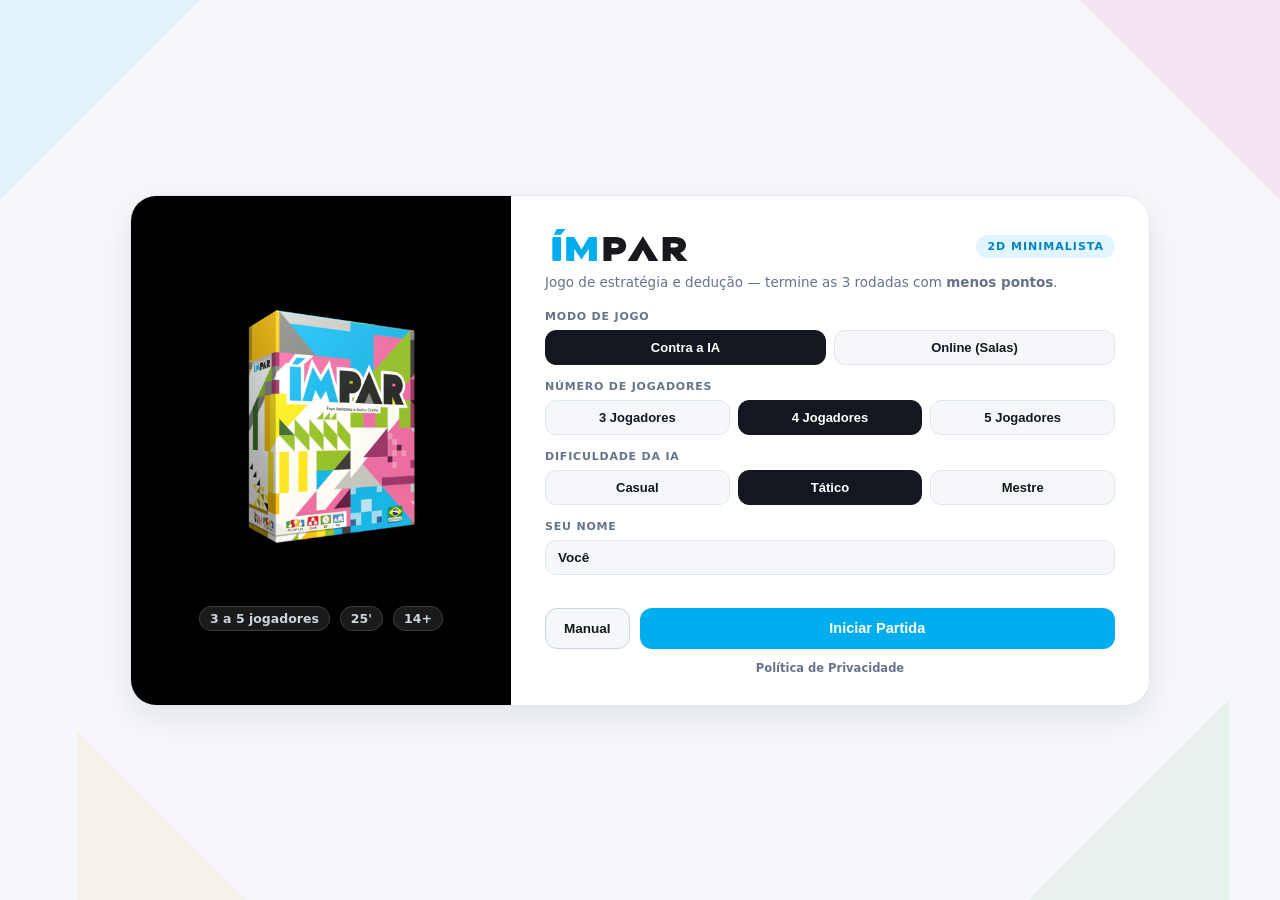
<file: index.html>
<!DOCTYPE html>
<html lang="pt-BR">
<head>
  <meta charset="UTF-8" />
  <meta name="viewport" content="width=device-width, initial-scale=1.0" />
  <title>ÍMPAR — Jogo Online</title>
  <script>
    (function () {
      var target = './impar_2d/index.html' + (window.location.search || '');
      window.location.replace(target);
    })();
  </script>
</head>
<body style="font-family:system-ui,sans-serif;display:flex;align-items:center;justify-content:center;height:100vh;margin:0;background:#f5f7fa;color:#14171f;">
  <p>Redirecionando para o <a href="./impar_2d/index.html">ÍMPAR 2D Minimalista</a>...</p>
</body>
</html>
</file>
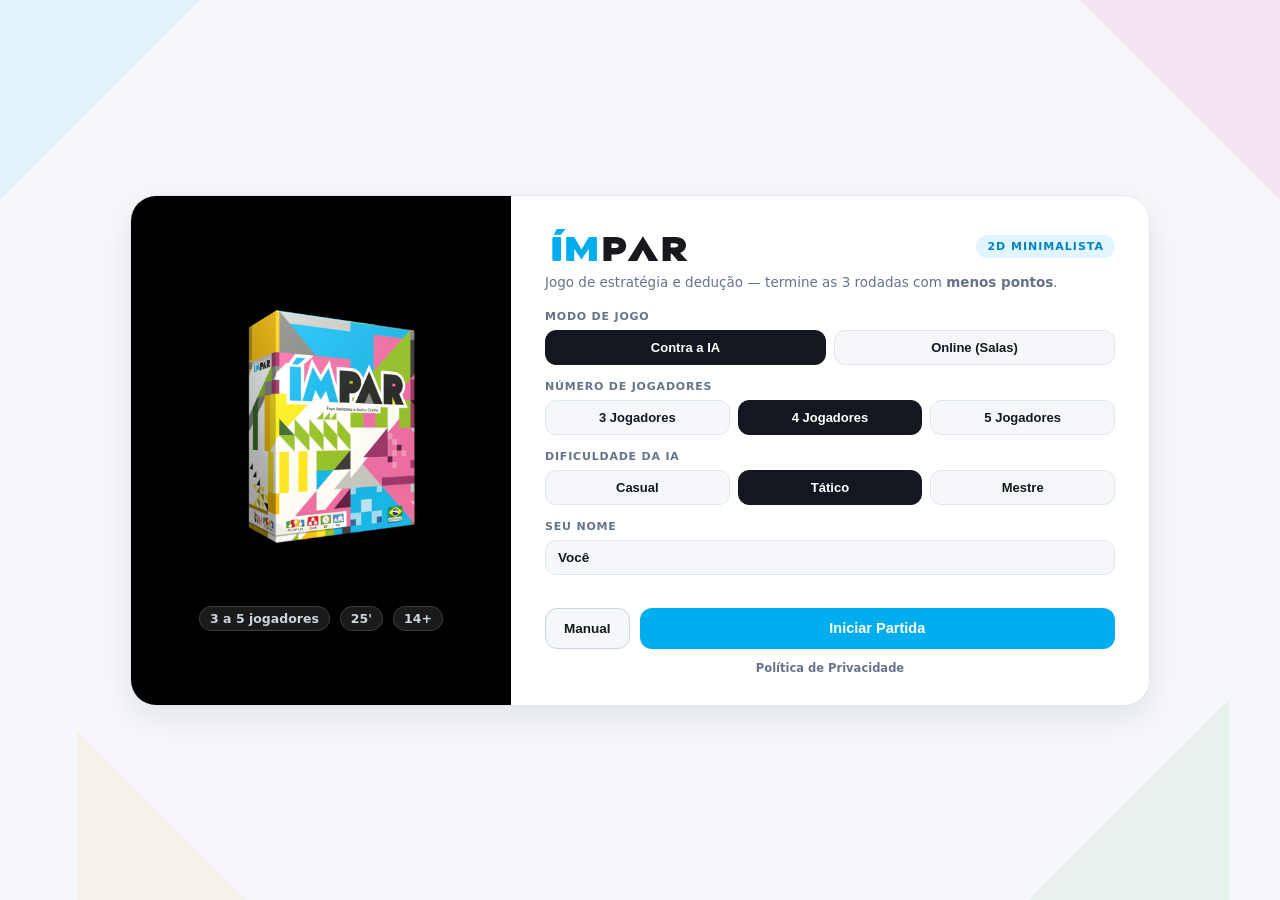
<file: impar_2d/index.html>
<!DOCTYPE html>
<html lang="pt-BR">
<head>
  <meta charset="UTF-8" />
  <meta name="viewport" content="width=device-width, initial-scale=1.0, maximum-scale=1.0, user-scalable=no, viewport-fit=cover" />
  <meta name="theme-color" content="#f5f7fa" />
  <meta name="mobile-web-app-capable" content="yes" />
  <title>ÍMPAR — Edição 2D Minimalista</title>
  <link rel="manifest" href="./manifest.json" />
  <link rel="stylesheet" href="./styles/main.css" />
</head>
<body>
  <!-- Fundo geométrico minimalista -->
  <div class="geo-bg" aria-hidden="true">
    <div class="geo-shape geo-1"></div>
    <div class="geo-shape geo-2"></div>
    <div class="geo-shape geo-3"></div>
    <div class="geo-shape geo-4"></div>
  </div>

  <!-- Tela Inicial / Capa + Configuração -->
  <div id="lobby-screen" class="lobby-screen">
    <div class="lobby-shell">
      <div class="cover-column">
        <img src="./assets/capa.jpg" alt="Capa oficial do jogo Ímpar" class="cover-img" />
        <div class="cover-meta">
          <span class="meta-pill">3 a 5 jogadores</span>
          <span class="meta-pill">25'</span>
          <span class="meta-pill">14+</span>
        </div>
      </div>

      <div class="config-column" id="lobby-config-panel">
        <div class="lobby-header">
          <div id="lobby-wordmark"></div>
          <span class="edition-tag">2D Minimalista</span>
        </div>
        <p class="lobby-sub">Jogo de estratégia e dedução — termine as 3 rodadas com <strong>menos pontos</strong>.</p>

        <div class="form-section">
          <span class="form-label">Modo de Jogo</span>
          <div class="segmented" id="mode-select">
            <button class="seg-btn selected" data-mode="solo">Contra a IA</button>
            <button class="seg-btn" data-mode="online">Online (Salas)</button>
          </div>
        </div>

        <div class="form-section hidden" id="online-action-section">
          <span class="form-label">Ação Online</span>
          <div class="segmented" id="online-tab-select">
            <button class="seg-btn selected" data-online-tab="browse">Salas Abertas</button>
            <button class="seg-btn" data-online-tab="create">Criar Sala</button>
            <button class="seg-btn" data-online-tab="join">Por Código</button>
          </div>
        </div>

        <div class="form-section" id="count-section">
          <span class="form-label">Número de Jogadores</span>
          <div class="segmented" id="count-select">
            <button class="seg-btn" data-count="3">3 Jogadores</button>
            <button class="seg-btn selected" data-count="4">4 Jogadores</button>
            <button class="seg-btn" data-count="5">5 Jogadores</button>
          </div>
        </div>

        <div class="form-section" id="difficulty-section">
          <span class="form-label">Dificuldade da IA</span>
          <div class="segmented" id="diff-select">
            <button class="seg-btn" data-diff="casual">Casual</button>
            <button class="seg-btn selected" data-diff="tatico">Tático</button>
            <button class="seg-btn" data-diff="mestre">Mestre</button>
          </div>
        </div>

        <div class="form-section">
          <span class="form-label" id="names-label">Seu Nome</span>
          <div class="input-row" id="player-names-container">
            <input type="text" class="text-input" id="human-name-input" value="Você" maxlength="16" placeholder="Seu nome" />
          </div>
        </div>

        <div class="form-section hidden" id="online-browse-fields">
          <div class="rooms-browser-header">
            <span class="form-label" style="margin-bottom:0;">Salas Disponíveis</span>
            <div style="display:flex;align-items:center;gap:6px;">
              <span class="dir-status-pill" id="online-dir-status">Buscando...</span>
              <button type="button" class="icon-btn" id="btn-refresh-rooms">Atualizar</button>
            </div>
          </div>
          <div id="online-rooms-list" class="rooms-browser-list"></div>
        </div>

        <div class="form-section hidden" id="online-create-fields">
          <span class="form-label">Tipo de Sala</span>
          <div class="segmented" id="online-visibility-select">
            <button type="button" class="seg-btn selected" data-visibility="public">🌐 Livre</button>
            <button type="button" class="seg-btn" data-visibility="public-pass">🔐 Pública c/ Senha</button>
            <button type="button" class="seg-btn" data-visibility="private">🔑 Privada</button>
          </div>
          <p class="visibility-hint" id="online-visibility-hint">Aparece em Salas Abertas — qualquer pessoa entra sem código e sem senha.</p>

          <div style="margin-top:10px;">
            <span class="form-label">Nome da Sala (opcional)</span>
            <input type="text" class="text-input" id="online-room-name" maxlength="28" placeholder="Nome da sala (opcional)" style="width:100%;" />
          </div>

          <div id="online-create-pass-wrap" class="hidden" style="margin-top:10px;">
            <span class="form-label" id="online-pass-label">Senha da Sala</span>
            <input type="password" class="text-input" id="online-create-pass" maxlength="20" placeholder="Digite a senha da sala" style="width:100%;" />
          </div>
        </div>

        <div class="form-section hidden" id="online-join-fields">
          <span class="form-label">Código e Senha da Sala</span>
          <div class="input-row">
            <input type="text" class="text-input" id="online-join-code" maxlength="8" placeholder="Código (ex: K7M2P)" style="text-transform:uppercase;letter-spacing:2px;font-weight:800;" />
            <input type="password" class="text-input" id="online-join-pass" maxlength="20" placeholder="Senha (se houver)" />
          </div>
        </div>

        <div id="online-status" class="online-status hidden"></div>

        <div class="btn-row">
          <button class="secondary-btn" id="btn-lobby-manual">Manual</button>
          <button class="primary-btn" id="btn-start-match">Iniciar Partida</button>
        </div>
        <div class="lobby-footer-links">
          <a href="https://enyosaldanha26.github.io/impar/privacidade.html" target="_blank" rel="noopener noreferrer">Política de Privacidade</a>
        </div>
      </div>

      <!-- Sala de Espera Online -->
      <div class="config-column hidden" id="waiting-room-panel">
        <div class="lobby-header">
          <div id="waiting-wordmark"></div>
          <span class="edition-tag" id="room-lock-badge">🔓 Sem senha</span>
        </div>

        <div class="public-room-banner hidden" id="waiting-room-public-box">
          <div>
            <div style="font-size:15px;font-weight:800;color:#14171f;" id="waiting-public-name">Mesa Online</div>
            <div style="font-size:12px;color:#0369a1;font-weight:600;margin-top:2px;">🌐 Sala Livre — Visível em Salas Abertas (sem código e sem senha)</div>
          </div>
          <button class="icon-btn" id="btn-copy-link-public">Copiar Link</button>
        </div>

        <div class="room-code-box" id="waiting-room-code-box">
          <div>
            <div style="font-size:13.5px;font-weight:800;color:#14171f;margin-bottom:3px;" id="waiting-code-room-name">Mesa Online</div>
            <span class="form-label" style="margin-bottom:2px;">Código da Sala</span>
            <div class="room-code-text" id="waiting-room-code">-----</div>
          </div>
          <div style="display:flex;gap:8px;flex-wrap:wrap;">
            <button class="icon-btn" id="btn-copy-code">Copiar Código</button>
            <button class="icon-btn" id="btn-copy-link">Copiar Link</button>
          </div>
        </div>

        <div class="form-section">
          <span class="form-label" id="waiting-players-label">Jogadores na Sala (1/4)</span>
          <div id="waiting-players-list" class="waiting-list"></div>
        </div>

        <div class="form-section hidden" id="waiting-host-options">
          <label class="checkbox-row">
            <input type="checkbox" id="chk-fill-bots" />
            <span>Preencher vagas vazias com IA (<strong id="waiting-bot-diff">Tático</strong>)</span>
          </label>
        </div>

        <p id="waiting-guest-msg" class="lobby-sub hidden" style="margin:6px 0 0 0;">Aguardando o anfitrião iniciar a partida...</p>

        <div class="btn-row">
          <button class="secondary-btn" id="btn-leave-room">Sair da Sala</button>
          <button class="primary-btn hidden" id="btn-start-online">Iniciar Partida Online</button>
        </div>
      </div>
    </div>
  </div>

  <!-- Tabuleiro 2D Minimalista -->
  <div id="game-shell" class="game-shell hidden">
    <header class="topbar">
      <div class="card-pill topbar-group">
        <div id="hud-wordmark"></div>
        <span class="divider-v"></span>
        <span class="stat-chip"><span class="label">Rodada</span> <strong id="hud-round">1/3</strong></span>
        <span class="stat-chip"><span class="label">Disputa</span> <strong id="hud-dispute">1/12</strong></span>
        <span class="stat-chip hide-sm"><span class="label">Bolsa</span> <strong id="hud-bag">2</strong></span>
        <span id="hud-removed-wrap" class="stat-chip hidden hide-sm"></span>
      </div>

      <div class="card-pill topbar-group">
        <button class="icon-btn" id="btn-toggle-log">Log</button>
        <button class="icon-btn" id="btn-open-manual">?</button>
        <button class="icon-btn active" id="btn-toggle-sound">Som</button>
        <button class="icon-btn" id="btn-back-menu">Menu</button>
      </div>
    </header>

    <main class="table-grid">
      <div id="opponents-top" class="opponents-top"></div>

      <div class="table-middle">
        <div id="opponents-left" class="side-seats"></div>

        <section id="center-arena" class="center-arena">
          <div class="arena-meta">
            <span>Arena da Disputa</span>
            <span id="arena-discard">Descarte oculto: 0</span>
          </div>
          <div id="hud-required-color" class="required-pill">
            <span class="color-dot" id="req-color-dot" style="background:#94a3b8;"></span>
            <span id="req-color-text">Cor livre (1ª jogada)</span>
          </div>
          <div id="arena-plays" class="arena-plays">
            <span class="arena-empty">Aguardando primeira jogada...</span>
          </div>
          <div id="arena-notice" class="arena-notice hidden"></div>
        </section>

        <div id="opponents-right" class="side-seats"></div>
      </div>

      <section id="human-zone" class="human-zone">
        <div class="human-bar">
          <div id="human-turn-text">Sua vez!</div>
          <div id="hover-pill" class="hover-pill">Passe o mouse sobre uma peça para ver cor e paridade</div>
          <div id="human-score-area" style="display:flex;align-items:center;gap:8px;"></div>
        </div>
        <div id="human-hand" class="human-hand"></div>
      </section>
    </main>
  </div>

  <div id="dispute-toast" class="dispute-toast hidden"></div>
  <aside id="side-panel" class="side-panel hidden"></aside>

  <div id="modal-backdrop" class="modal-backdrop hidden">
    <div id="modal-card" class="modal-card"></div>
  </div>

  <script src="./vendor/mqtt/mqtt.min.js"></script>
  <script type="module" src="./src/main.js"></script>
</body>
</html>
</file>
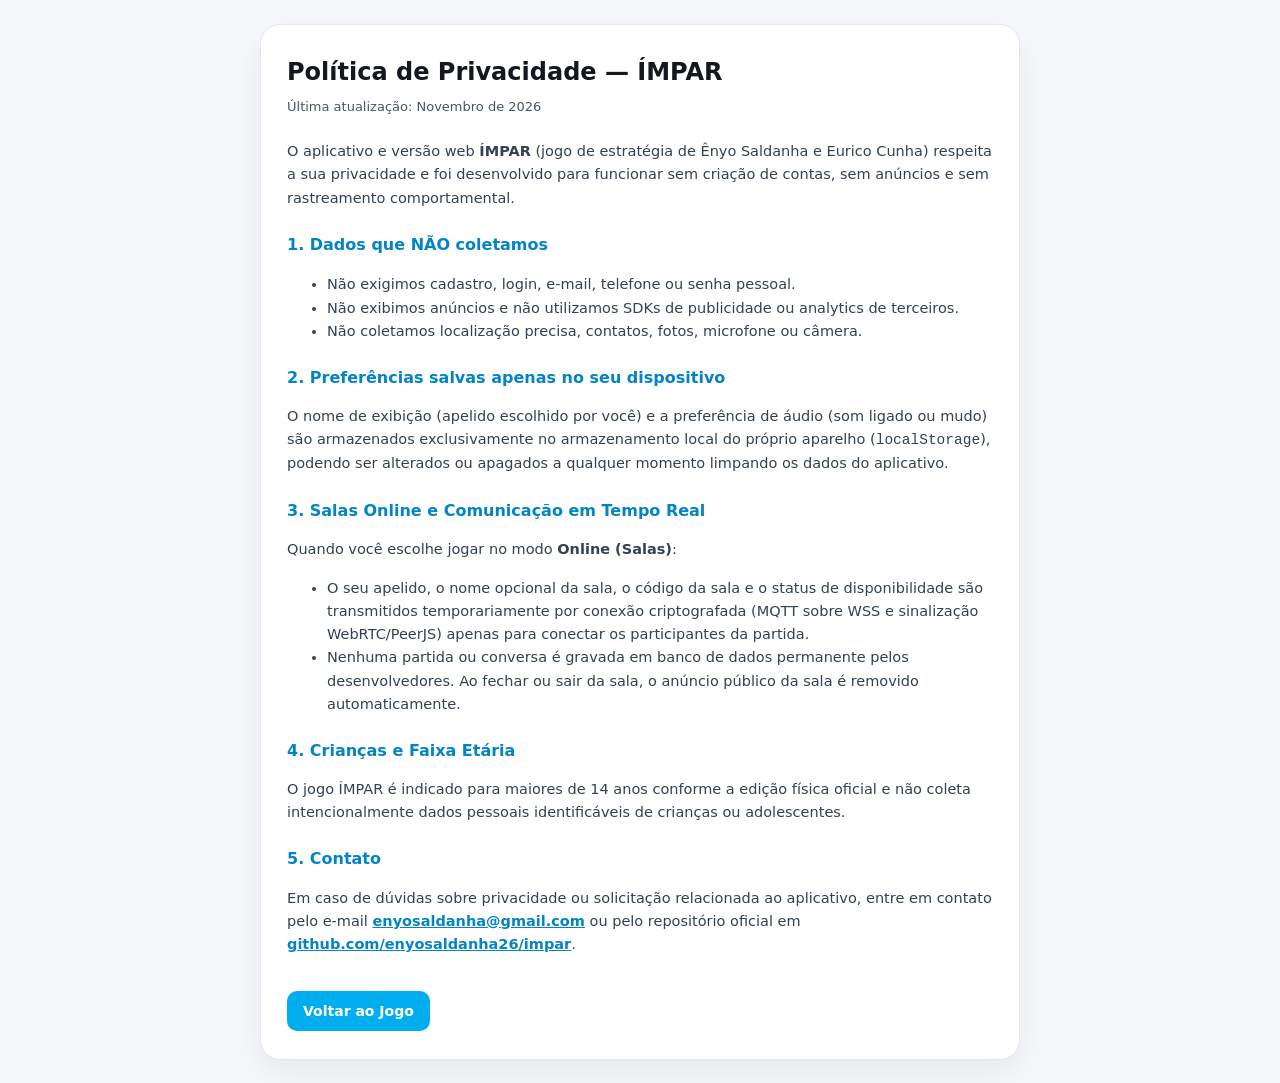
<file: privacidade.html>
<!DOCTYPE html>
<html lang="pt-BR">
<head>
  <meta charset="UTF-8" />
  <meta name="viewport" content="width=device-width, initial-scale=1.0" />
  <title>Política de Privacidade — ÍMPAR</title>
  <style>
    :root {
      --bg: #f5f7fa;
      --surface: #ffffff;
      --border: #e1e6ef;
      --text: #14171f;
      --muted: #475569;
      --accent: #00aeef;
    }
    * { box-sizing: border-box; }
    body {
      margin: 0;
      padding: 24px 16px;
      background: var(--bg);
      color: var(--text);
      font-family: "Segoe UI Variable", "Segoe UI", system-ui, -apple-system, sans-serif;
      line-height: 1.6;
    }
    main {
      max-width: 760px;
      margin: 0 auto;
      background: var(--surface);
      border: 1.5px solid var(--border);
      border-radius: 20px;
      padding: 28px 26px;
      box-shadow: 0 12px 32px rgba(15, 23, 42, 0.06);
    }
    h1 {
      margin: 0 0 6px 0;
      font-size: 24px;
    }
    .updated {
      font-size: 13px;
      color: var(--muted);
      margin-bottom: 22px;
    }
    h2 {
      font-size: 16px;
      color: #0284c7;
      margin: 22px 0 8px 0;
    }
    p, li {
      font-size: 14.5px;
      color: #334155;
    }
    a {
      color: #0284c7;
      font-weight: 600;
    }
    .back-link {
      display: inline-block;
      margin-top: 20px;
      padding: 9px 16px;
      border-radius: 10px;
      background: var(--accent);
      color: #ffffff;
      text-decoration: none;
      font-weight: 700;
      font-size: 14px;
    }
  </style>
</head>
<body>
  <main>
    <h1>Política de Privacidade — ÍMPAR</h1>
    <div class="updated">Última atualização: Novembro de 2026</div>

    <p>
      O aplicativo e versão web <strong>ÍMPAR</strong> (jogo de estratégia de Ênyo Saldanha e Eurico Cunha)
      respeita a sua privacidade e foi desenvolvido para funcionar sem criação de contas, sem anúncios
      e sem rastreamento comportamental.
    </p>

    <h2>1. Dados que NÃO coletamos</h2>
    <ul>
      <li>Não exigimos cadastro, login, e-mail, telefone ou senha pessoal.</li>
      <li>Não exibimos anúncios e não utilizamos SDKs de publicidade ou analytics de terceiros.</li>
      <li>Não coletamos localização precisa, contatos, fotos, microfone ou câmera.</li>
    </ul>

    <h2>2. Preferências salvas apenas no seu dispositivo</h2>
    <p>
      O nome de exibição (apelido escolhido por você) e a preferência de áudio (som ligado ou mudo)
      são armazenados exclusivamente no armazenamento local do próprio aparelho (<code>localStorage</code>),
      podendo ser alterados ou apagados a qualquer momento limpando os dados do aplicativo.
    </p>

    <h2>3. Salas Online e Comunicação em Tempo Real</h2>
    <p>
      Quando você escolhe jogar no modo <strong>Online (Salas)</strong>:
    </p>
    <ul>
      <li>
        O seu apelido, o nome opcional da sala, o código da sala e o status de disponibilidade são
        transmitidos temporariamente por conexão criptografada (MQTT sobre WSS e sinalização WebRTC/PeerJS)
        apenas para conectar os participantes da partida.
      </li>
      <li>
        Nenhuma partida ou conversa é gravada em banco de dados permanente pelos desenvolvedores.
        Ao fechar ou sair da sala, o anúncio público da sala é removido automaticamente.
      </li>
    </ul>

    <h2>4. Crianças e Faixa Etária</h2>
    <p>
      O jogo ÍMPAR é indicado para maiores de 14 anos conforme a edição física oficial e não coleta
      intencionalmente dados pessoais identificáveis de crianças ou adolescentes.
    </p>

    <h2>5. Contato</h2>
    <p>
      Em caso de dúvidas sobre privacidade ou solicitação relacionada ao aplicativo, entre em contato
      pelo e-mail <a href="mailto:enyosaldanha@gmail.com">enyosaldanha@gmail.com</a> ou pelo repositório
      oficial em <a href="https://github.com/enyosaldanha26/impar" target="_blank" rel="noopener noreferrer">github.com/enyosaldanha26/impar</a>.
    </p>

    <a class="back-link" href="./impar_2d/index.html">Voltar ao Jogo</a>
  </main>
</body>
</html>
</file>
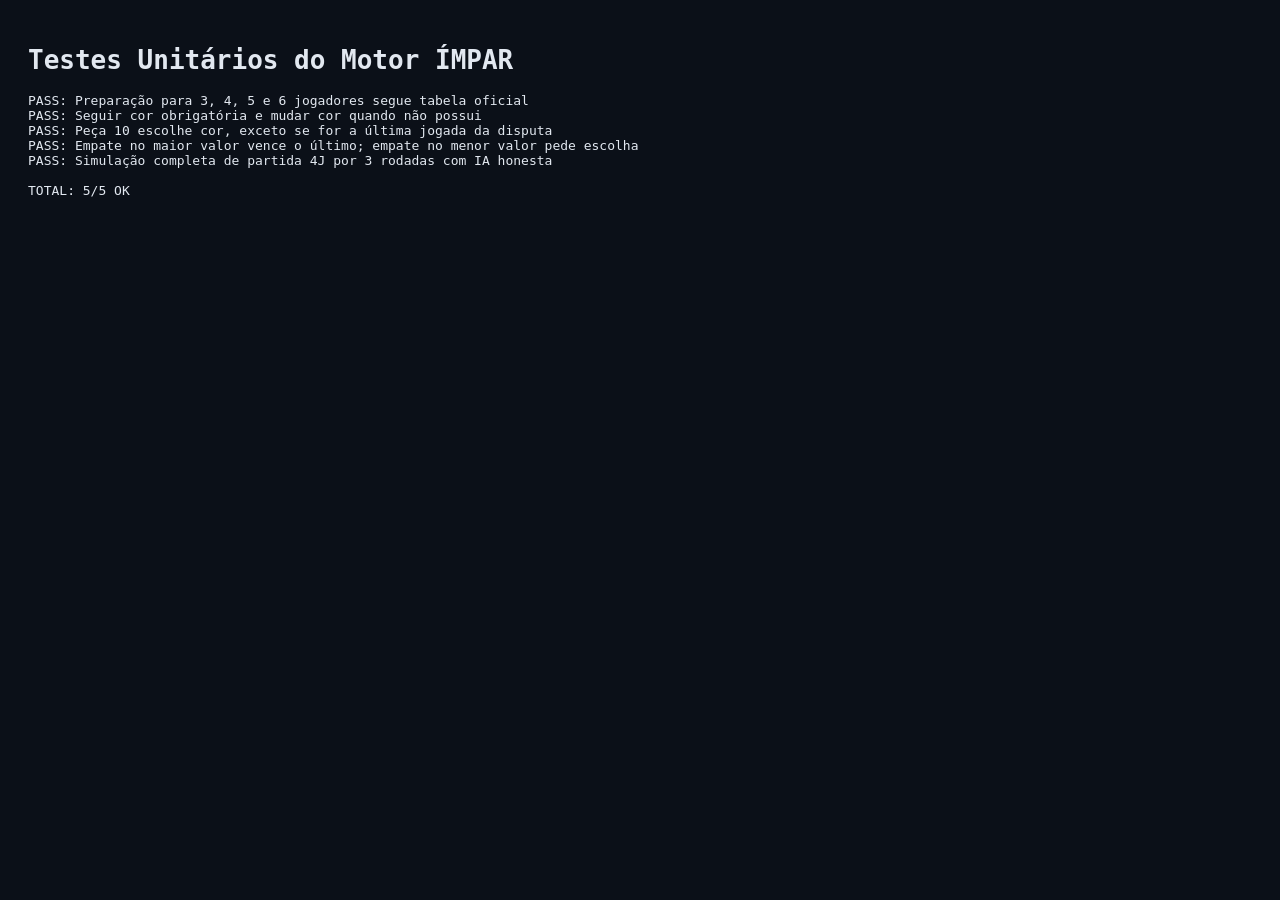
<file: tests/run-tests.html>
<!DOCTYPE html>
<html lang="pt-BR">
<head>
  <meta charset="UTF-8" />
  <title>Testes do Motor — ÍMPAR</title>
</head>
<body style="background:#0b1018;color:#e2e8f0;font-family:monospace;padding:20px;">
  <h1>Testes Unitários do Motor ÍMPAR</h1>
  <pre id="out">Executando...</pre>
  <script type="module">
    import { runAllEngineTests } from './engine.test.js';
    const out = document.getElementById('out');
    try {
      const results = runAllEngineTests();
      out.textContent = results.map((r) => `PASS: ${r.name}`).join('\n') + `\n\nTOTAL: ${results.length}/${results.length} OK`;
      window.__TEST_STATUS__ = 'PASS';
    } catch (err) {
      out.textContent = `FAIL: ${err.message}\n${err.stack}`;
      window.__TEST_STATUS__ = 'FAIL';
    }
  </script>
</body>
</html>
</file>
<file: impar_2d/styles/main.css>
:root {
  --bg: #f5f7fa;
  --surface: #ffffff;
  --surface-alt: #eef2f7;
  --border: #e1e6ef;
  --border-strong: #cbd5e1;
  --text: #14171f;
  --text-muted: #64748b;
  --accent: #00aeef;
  --pink: #ec008c;
  --green: #39b54a;
  --yellow: #fcb040;
  --dark: #18181f;
  --shadow-sm: 0 4px 14px rgba(15, 23, 42, 0.05);
  --shadow-md: 0 12px 32px rgba(15, 23, 42, 0.08);
}

* {
  box-sizing: border-box;
  user-select: none;
  -webkit-user-select: none;
}

html, body {
  margin: 0;
  padding: 0;
  width: 100%;
  height: 100%;
  overflow: hidden;
  overscroll-behavior: none;
  -webkit-tap-highlight-color: transparent;
  background: var(--bg);
  color: var(--text);
  font-family: "Segoe UI Variable", "Segoe UI", system-ui, -apple-system, sans-serif;
}

.seg-btn,
.primary-btn,
.secondary-btn,
.icon-btn,
.room-join-btn,
.hand-tile-btn,
.color-choice-btn,
.pick-tile-btn {
  touch-action: manipulation;
}

.hidden {
  display: none !important;
}

/* Fundo geométrico minimalista inspirado na capa */
.geo-bg {
  position: fixed;
  inset: 0;
  pointer-events: none;
  z-index: 0;
  overflow: hidden;
}

.geo-shape {
  position: absolute;
  opacity: 0.07;
}

.geo-1 {
  top: -80px;
  left: -60px;
  width: 340px;
  height: 340px;
  background: var(--accent);
  clip-path: polygon(0 0, 100% 0, 0 100%);
}

.geo-2 {
  top: -40px;
  right: -40px;
  width: 280px;
  height: 280px;
  background: var(--pink);
  clip-path: polygon(100% 0, 100% 100%, 0 0);
}

.geo-3 {
  bottom: -70px;
  left: 6%;
  width: 240px;
  height: 240px;
  background: var(--yellow);
  clip-path: polygon(0 100%, 100% 100%, 0 0);
}

.geo-4 {
  bottom: -60px;
  right: 4%;
  width: 260px;
  height: 260px;
  background: var(--green);
  clip-path: polygon(100% 100%, 0 100%, 100% 0);
}

/* ==================== LOBBY COM CAPA ==================== */
.lobby-screen {
  position: fixed;
  inset: 0;
  z-index: 30;
  display: flex;
  align-items: center;
  justify-content: center;
  padding: max(24px, env(safe-area-inset-top)) max(24px, env(safe-area-inset-right)) max(24px, env(safe-area-inset-bottom)) max(24px, env(safe-area-inset-left));
  overflow-y: auto;
}

.lobby-shell {
  background: var(--surface);
  border: 1.5px solid var(--border);
  border-radius: 26px;
  box-shadow: var(--shadow-md);
  max-width: 1020px;
  width: 100%;
  display: grid;
  grid-template-columns: 380px 1fr;
  overflow: hidden;
}

.cover-column {
  background: #000000;
  color: #ffffff;
  padding: 28px 24px;
  display: flex;
  flex-direction: column;
  align-items: center;
  justify-content: center;
  gap: 16px;
}

.cover-img {
  width: 100%;
  max-width: 320px;
  height: auto;
  border-radius: 12px;
  display: block;
}

.cover-meta {
  display: flex;
  align-items: center;
  gap: 10px;
  font-size: 12.5px;
  color: #cbd5e1;
  font-weight: 600;
}

.meta-pill {
  padding: 4px 10px;
  border-radius: 999px;
  background: rgba(255, 255, 255, 0.10);
  border: 1px solid rgba(255, 255, 255, 0.14);
}

.config-column {
  padding: 30px 34px;
  display: flex;
  flex-direction: column;
  justify-content: center;
}

.lobby-header {
  display: flex;
  align-items: center;
  justify-content: space-between;
  gap: 12px;
  margin-bottom: 6px;
}

.edition-tag {
  font-size: 11px;
  font-weight: 800;
  text-transform: uppercase;
  letter-spacing: 1px;
  padding: 5px 11px;
  border-radius: 999px;
  background: #e0f5fe;
  color: #0284c7;
}

.lobby-sub {
  margin: 0 0 20px 0;
  font-size: 13.5px;
  color: var(--text-muted);
}

.form-section {
  margin-bottom: 15px;
}

.form-label {
  display: block;
  font-size: 11px;
  font-weight: 800;
  text-transform: uppercase;
  letter-spacing: 0.8px;
  color: var(--text-muted);
  margin-bottom: 7px;
}

.segmented {
  display: grid;
  gap: 8px;
  grid-template-columns: repeat(auto-fit, minmax(85px, 1fr));
}

.seg-btn {
  background: var(--bg);
  border: 1.5px solid var(--border);
  color: var(--text);
  border-radius: 11px;
  padding: 9px 10px;
  font-size: 13px;
  font-weight: 700;
  cursor: pointer;
  transition: all 0.15s ease;
}

.seg-btn:hover {
  border-color: var(--border-strong);
  background: var(--surface-alt);
}

.seg-btn.selected {
  background: #14171f;
  border-color: #14171f;
  color: #ffffff;
}

.input-row {
  display: flex;
  gap: 8px;
  flex-wrap: wrap;
}

.text-input {
  flex: 1;
  min-width: 120px;
  background: var(--bg);
  border: 1.5px solid var(--border);
  border-radius: 11px;
  padding: 9px 12px;
  font-size: 13.5px;
  color: var(--text);
  font-weight: 600;
  outline: none;
}

.text-input:focus {
  border-color: var(--accent);
  background: #ffffff;
}

.checkbox-row {
  display: flex;
  align-items: center;
  gap: 9px;
  font-size: 13px;
  color: var(--text);
  cursor: pointer;
}

.btn-row {
  display: flex;
  gap: 10px;
  margin-top: 18px;
}

.lobby-footer-links {
  margin-top: 12px;
  text-align: center;
  font-size: 11.5px;
}

.lobby-footer-links a {
  color: var(--text-muted);
  text-decoration: none;
  font-weight: 600;
}

.lobby-footer-links a:hover {
  color: var(--text);
  text-decoration: underline;
}

.primary-btn {
  flex: 1;
  background: var(--accent);
  border: none;
  color: #ffffff;
  border-radius: 12px;
  padding: 12px 20px;
  font-size: 14.5px;
  font-weight: 800;
  cursor: pointer;
  transition: transform 0.14s ease, filter 0.14s ease;
}

.primary-btn:hover {
  filter: brightness(0.95);
  transform: translateY(-1px);
}

.secondary-btn {
  background: var(--bg);
  border: 1.5px solid var(--border-strong);
  color: var(--text);
  border-radius: 12px;
  padding: 12px 18px;
  font-size: 13.5px;
  font-weight: 700;
  cursor: pointer;
  transition: background 0.14s ease;
}

.secondary-btn:hover {
  background: var(--surface-alt);
}

.online-status {
  padding: 9px 12px;
  border-radius: 10px;
  font-size: 13px;
  font-weight: 700;
  background: #fef2f2;
  color: #b91c1c;
  border: 1px solid #fecaca;
}

.online-status.info {
  background: #e0f5fe;
  color: #0369a1;
  border-color: #bae6fd;
}

.room-code-box {
  display: flex;
  align-items: center;
  justify-content: space-between;
  gap: 12px;
  background: var(--bg);
  border: 1.5px solid var(--border);
  border-radius: 14px;
  padding: 12px 16px;
  margin: 12px 0 16px 0;
}

.room-code-text {
  font-size: 26px;
  font-weight: 900;
  letter-spacing: 4px;
  color: var(--dark);
}

.visibility-hint {
  font-size: 11.5px;
  color: var(--text-muted);
  margin: 6px 0 0 0;
  line-height: 1.35;
}

.rooms-browser-header {
  display: flex;
  align-items: center;
  justify-content: space-between;
  gap: 8px;
  margin-bottom: 7px;
}

.dir-status-pill {
  font-size: 11px;
  font-weight: 700;
  padding: 2px 8px;
  border-radius: 999px;
  background: var(--surface-alt);
  color: var(--text-muted);
}

.dir-status-pill.connected {
  background: #dcfce7;
  color: #15803d;
}

.dir-status-pill.connecting {
  background: #e0f5fe;
  color: #0369a1;
}

.dir-status-pill.offline {
  background: #fee2e2;
  color: #b91c1c;
}

.rooms-browser-list {
  display: flex;
  flex-direction: column;
  gap: 7px;
  max-height: 220px;
  overflow-y: auto;
  padding-right: 2px;
}

.room-list-item {
  display: flex;
  align-items: center;
  justify-content: space-between;
  gap: 10px;
  padding: 9px 12px;
  border-radius: 12px;
  background: var(--bg);
  border: 1.5px solid var(--border);
}

.room-item-info {
  min-width: 0;
  flex: 1;
}

.room-item-title {
  font-size: 13.5px;
  font-weight: 800;
  color: var(--text);
  display: flex;
  align-items: center;
  gap: 6px;
  flex-wrap: wrap;
}

.room-item-meta {
  font-size: 11.5px;
  color: var(--text-muted);
  font-weight: 600;
  margin-top: 2px;
}

.room-badge-open,
.room-badge-lock {
  font-size: 10.5px;
  font-weight: 800;
  padding: 2px 7px;
  border-radius: 999px;
}

.room-badge-open {
  background: #dcfce7;
  color: #15803d;
}

.room-badge-lock {
  background: #fef3c7;
  color: #b45309;
}

.room-join-btn {
  background: var(--accent);
  border: none;
  color: #ffffff;
  border-radius: 9px;
  padding: 7px 14px;
  font-size: 12.5px;
  font-weight: 800;
  cursor: pointer;
  white-space: nowrap;
  transition: filter 0.14s ease;
}

.room-join-btn:hover:not(:disabled) {
  filter: brightness(0.94);
}

.room-join-btn:disabled {
  background: var(--border-strong);
  color: var(--text-muted);
  cursor: not-allowed;
}

.rooms-empty {
  padding: 18px 14px;
  text-align: center;
  border: 1.5px dashed var(--border-strong);
  border-radius: 12px;
  color: var(--text-muted);
  font-size: 12.5px;
  line-height: 1.45;
}

.public-room-banner {
  display: flex;
  align-items: center;
  justify-content: space-between;
  gap: 12px;
  background: #f0f9ff;
  border: 1.5px solid #bae6fd;
  border-radius: 14px;
  padding: 12px 16px;
  margin: 12px 0 16px 0;
}

.waiting-list {
  display: flex;
  flex-direction: column;
  gap: 7px;
}

.waiting-slot {
  display: flex;
  align-items: center;
  justify-content: space-between;
  padding: 9px 12px;
  border-radius: 11px;
  background: var(--bg);
  border: 1.5px solid var(--border);
  font-size: 13.5px;
  font-weight: 700;
}

.waiting-slot.empty {
  color: var(--text-muted);
  border-style: dashed;
  font-weight: 600;
}

.primary-btn:disabled {
  opacity: 0.45;
  cursor: not-allowed;
  transform: none;
}

/* ==================== GAME BOARD 2D ==================== */
.game-shell {
  position: relative;
  z-index: 5;
  width: 100%;
  height: 100%;
  display: flex;
  flex-direction: column;
  padding: 12px 16px;
  gap: 10px;
}

.topbar {
  display: flex;
  align-items: center;
  justify-content: space-between;
  gap: 10px;
  flex-shrink: 0;
}

.card-pill {
  background: var(--surface);
  border: 1.5px solid var(--border);
  border-radius: 14px;
  box-shadow: var(--shadow-sm);
}

.topbar-group {
  display: flex;
  align-items: center;
  gap: 10px;
  padding: 7px 14px;
  white-space: nowrap;
}

.stat-chip {
  font-size: 12.5px;
  font-weight: 700;
  display: inline-flex;
  align-items: center;
  gap: 5px;
}

.stat-chip span.label {
  color: var(--text-muted);
  font-weight: 600;
}

.divider-v {
  width: 1.5px;
  height: 18px;
  background: var(--border);
}

.required-pill {
  display: inline-flex;
  align-items: center;
  gap: 10px;
  padding: 8px 20px;
  font-size: 16px;
  font-weight: 800;
  white-space: nowrap;
  border-radius: 999px;
  background: var(--bg);
  border: 2.5px solid var(--border);
  box-shadow: 0 3px 10px rgba(15, 23, 42, 0.06);
  transition: border-color 0.2s ease, background-color 0.2s ease;
}

.color-dot {
  width: 17px;
  height: 17px;
  border-radius: 50%;
  display: inline-block;
  flex-shrink: 0;
}

.icon-btn {
  background: var(--bg);
  border: 1.5px solid var(--border);
  color: var(--text);
  border-radius: 9px;
  padding: 5px 11px;
  font-size: 12.5px;
  font-weight: 700;
  cursor: pointer;
  transition: all 0.14s ease;
}

.icon-btn:hover {
  border-color: var(--border-strong);
  background: var(--surface-alt);
}

.icon-btn.active {
  background: #14171f;
  border-color: #14171f;
  color: #ffffff;
}

/* ==================== TABLETOP AREA ==================== */
.table-grid {
  flex: 1;
  min-height: 0;
  display: grid;
  grid-template-rows: auto 1fr auto;
  gap: 10px;
}

.opponents-top {
  width: 100%;
  display: flex;
  justify-content: space-evenly;
  align-items: stretch;
  gap: 28px;
  padding: 0 18px;
  flex-wrap: wrap;
}

.table-middle {
  min-height: 0;
  display: grid;
  grid-template-columns: 1fr minmax(430px, 520px) 1fr;
  align-items: center;
  gap: 12px;
}

.side-seats {
  display: flex;
  flex-direction: column;
  gap: 10px;
  width: fit-content;
  max-width: 100%;
}

#opponents-left {
  justify-self: start;
}

#opponents-right {
  justify-self: end;
}

.seat-card {
  width: clamp(410px, 30vw, 520px);
  min-height: 118px;
  background: var(--surface);
  border: 1.5px solid var(--border);
  border-radius: 16px;
  padding: 12px 14px;
  box-shadow: var(--shadow-sm);
  transition: border-color 0.2s ease, box-shadow 0.2s ease;
}

[data-players="5"] .seat-card {
  width: clamp(390px, 28.5vw, 470px);
}

.seat-card.active-turn {
  border-color: var(--accent);
  box-shadow: 0 0 0 3px rgba(0, 174, 239, 0.16), var(--shadow-sm);
}

.seat-header {
  display: flex;
  align-items: center;
  justify-content: space-between;
  gap: 8px;
  margin-bottom: 8px;
}

.seat-name {
  font-size: 13px;
  font-weight: 800;
  display: flex;
  align-items: center;
  gap: 6px;
}

.turn-badge {
  font-size: 10px;
  font-weight: 800;
  text-transform: uppercase;
  padding: 2px 7px;
  border-radius: 999px;
  background: var(--accent);
  color: #ffffff;
}

.seat-score {
  font-size: 11.5px;
  color: var(--text-muted);
  font-weight: 600;
}

.seat-score strong {
  color: var(--text);
}

.opp-hand {
  display: flex;
  flex-wrap: nowrap;
  gap: 4px;
  align-items: center;
  min-height: 42px;
}

.opp-penalties {
  margin-top: 8px;
  padding-top: 7px;
  border-top: 1px dashed var(--border);
  display: flex;
  align-items: center;
  gap: 5px;
  flex-wrap: wrap;
  min-height: 36px;
  font-size: 11px;
  color: var(--text-muted);
}

.pen-empty {
  font-size: 11px;
  color: #94a3b8;
  font-style: italic;
}

.flying-tile {
  position: fixed;
  z-index: 60;
  pointer-events: none;
  margin: 0;
  transition: transform 0.62s cubic-bezier(0.22, 1, 0.36, 1), opacity 0.62s ease;
  filter: drop-shadow(0 12px 22px rgba(15, 23, 42, 0.25));
}

.played-slot.discard-fade {
  opacity: 0.22;
  transform: scale(0.86);
  transition: opacity 0.45s ease, transform 0.45s ease;
}

/* ==================== CENTER ARENA ==================== */
.center-arena {
  width: 100%;
  max-width: 520px;
  min-height: 165px;
  align-self: center;
  justify-self: center;
  background: var(--surface);
  border: 2px dashed var(--border-strong);
  border-radius: 22px;
  box-shadow: var(--shadow-sm);
  display: flex;
  flex-direction: column;
  align-items: center;
  justify-content: space-between;
  gap: 10px;
  padding: 12px 14px 14px 14px;
  transition: border-color 0.25s ease, background 0.25s ease;
}

.arena-meta {
  width: 100%;
  display: flex;
  justify-content: space-between;
  font-size: 11px;
  font-weight: 700;
  color: var(--text-muted);
}

.arena-plays {
  width: 100%;
  display: flex;
  align-items: center;
  justify-content: center;
  gap: 7px;
  flex-wrap: nowrap;
}

.arena-empty {
  color: var(--text-muted);
  font-size: 13px;
  font-weight: 600;
  padding: 26px 0;
}

.played-slot {
  display: flex;
  flex-direction: column;
  align-items: center;
  gap: 4px;
  padding: 5px 6px;
  border-radius: 13px;
  border: 2px solid transparent;
  min-width: 68px;
}

.played-slot.slot-enter {
  animation: slideTileIn 0.24s cubic-bezier(0.2, 0.8, 0.2, 1);
}

.played-slot.slot-winner {
  background: #ecfdf5;
  border-color: #10b981;
}

.played-slot.slot-penalty {
  background: transparent;
  border-color: transparent;
  border-bottom: 3.5px solid #f59e0b;
  border-radius: 0;
  padding-bottom: 5px;
}

.played-slot.slot-winner.slot-penalty {
  background: #ecfdf5;
  border-color: #10b981;
  border-bottom: 3.5px solid #f59e0b;
}

.slot-tag {
  font-size: 10px;
  font-weight: 800;
  text-transform: uppercase;
  letter-spacing: 0.4px;
  padding: 1px 7px;
  border-radius: 999px;
}

.slot-tag.win {
  background: #10b981;
  color: #ffffff;
}

.slot-tag.pen {
  background: #f59e0b;
  color: #ffffff;
}

.arena-notice {
  width: 100%;
  text-align: center;
  background: #14171f;
  color: #ffffff;
  border-radius: 12px;
  padding: 8px 14px;
  font-size: 13px;
  font-weight: 700;
  line-height: 1.35;
  animation: slideTileIn 0.22s ease;
}

@keyframes slideTileIn {
  from { opacity: 0; transform: translateY(14px) scale(0.9); }
  to { opacity: 1; transform: translateY(0) scale(1); }
}

.played-who {
  font-size: 11.5px;
  font-weight: 700;
  color: var(--text);
  background: var(--bg);
  border: 1px solid var(--border);
  border-radius: 999px;
  padding: 2px 9px;
}

.dispute-toast {
  position: fixed;
  top: 12px;
  left: 50%;
  transform: translateX(-50%);
  background: #14171f;
  color: #ffffff;
  border-radius: 999px;
  padding: 9px 20px;
  font-size: 13.5px;
  font-weight: 700;
  box-shadow: var(--shadow-md);
  z-index: 25;
}

/* ==================== HUMAN HAND ZONE ==================== */
.human-zone {
  background: var(--surface);
  border: 1.5px solid var(--border);
  border-radius: 22px;
  padding: 12px 18px 14px 18px;
  box-shadow: var(--shadow-sm);
  display: flex;
  flex-direction: column;
  align-items: center;
  gap: 10px;
}

.human-zone.your-turn {
  border-color: var(--accent);
  box-shadow: 0 0 0 3px rgba(0, 174, 239, 0.14), var(--shadow-sm);
}

.human-bar {
  width: 100%;
  display: flex;
  align-items: center;
  justify-content: space-between;
  gap: 12px;
  flex-wrap: wrap;
  font-size: 13.5px;
  font-weight: 700;
}

.human-hand {
  display: flex;
  align-items: flex-end;
  justify-content: center;
  gap: 10px;
  flex-wrap: wrap;
  min-height: 76px;
}

.hand-tile-btn {
  background: none;
  border: none;
  padding: 0;
  cursor: pointer;
  transition: transform 0.16s ease, opacity 0.16s ease, filter 0.16s ease;
  display: inline-flex;
  align-items: center;
  justify-content: center;
}

.hand-tile-btn.legal:hover {
  transform: translateY(-10px) scale(1.06);
  filter: drop-shadow(0 10px 14px rgba(15, 23, 42, 0.18));
}

.hand-tile-btn.illegal {
  opacity: 0.34;
  cursor: not-allowed;
}

.hand-tile-btn.waiting {
  cursor: default;
}

.hover-pill {
  font-size: 12px;
  font-weight: 700;
  color: var(--text-muted);
  background: var(--bg);
  border: 1px solid var(--border);
  border-radius: 999px;
  padding: 4px 12px;
}

/* ==================== SVG TILES ==================== */
.tile-svg {
  display: block;
  filter: drop-shadow(0 3px 6px rgba(15, 23, 42, 0.14));
}

.tile-even.tile-sm { width: 28px; height: 28px; }
.tile-odd.tile-sm  { width: 32px; height: 28px; }

.tile-even.tile-opp { width: clamp(27px, 2.05vw, 38px); height: clamp(27px, 2.05vw, 38px); }
.tile-odd.tile-opp  { width: clamp(30px, 2.30vw, 42px); height: clamp(27px, 2.05vw, 38px); }

[data-players="5"] .tile-even.tile-opp { width: clamp(31px, 2.25vw, 40px); height: clamp(31px, 2.25vw, 40px); }
[data-players="5"] .tile-odd.tile-opp  { width: clamp(35px, 2.52vw, 44px); height: clamp(31px, 2.25vw, 40px); }

.tile-even.tile-md { width: clamp(46px, 3.6vw, 54px); height: clamp(46px, 3.6vw, 54px); }
.tile-odd.tile-md  { width: clamp(52px, 4.0vw, 60px); height: clamp(46px, 3.6vw, 54px); }

.tile-even.tile-hand { width: 62px; height: 62px; }
.tile-odd.tile-hand  { width: 69px; height: 62px; }

.tile-even.tile-lg { width: 72px; height: 72px; }
.tile-odd.tile-lg  { width: 80px; height: 72px; }

/* ==================== SIDE PANEL & MODALS ==================== */
.side-panel {
  position: fixed;
  top: 70px;
  right: 16px;
  width: 295px;
  max-height: calc(100vh - 150px);
  overflow-y: auto;
  padding: 16px;
  z-index: 26;
  background: var(--surface);
  border: 1.5px solid var(--border-strong);
  border-radius: 18px;
  box-shadow: var(--shadow-md);
}

.side-panel h3 {
  margin: 0 0 10px 0;
  font-size: 14px;
  font-weight: 800;
}

.tracker-row { margin-bottom: 10px; }
.tracker-row-title {
  font-size: 12px;
  font-weight: 700;
  margin-bottom: 4px;
  display: flex;
  align-items: center;
  gap: 6px;
}

.tracker-nums {
  display: grid;
  grid-template-columns: repeat(10, 1fr);
  gap: 3px;
}

.tracker-cell {
  text-align: center;
  font-size: 11px;
  font-weight: 700;
  padding: 4px 0;
  border-radius: 5px;
  background: var(--bg);
  border: 1px solid var(--border);
  color: var(--text-muted);
}

.tracker-cell.seen-hand {
  background: #e0f5fe;
  border-color: #38bdf8;
  color: #0369a1;
}

.tracker-cell.seen-table {
  background: #fef3c7;
  border-color: #f59e0b;
  color: #92400e;
}

.log-list {
  display: flex;
  flex-direction: column;
  gap: 6px;
  font-size: 12px;
  color: var(--text-muted);
}

.log-item {
  padding: 7px 9px;
  border-radius: 9px;
  background: var(--bg);
  line-height: 1.35;
}

.modal-backdrop {
  position: fixed;
  inset: 0;
  background: rgba(15, 23, 42, 0.45);
  backdrop-filter: blur(5px);
  display: flex;
  align-items: center;
  justify-content: center;
  padding: max(20px, env(safe-area-inset-top)) max(20px, env(safe-area-inset-right)) max(20px, env(safe-area-inset-bottom)) max(20px, env(safe-area-inset-left));
  z-index: 40;
  transition: background 0.18s ease;
}

.modal-backdrop.minimized {
  background: transparent;
  backdrop-filter: none;
  -webkit-backdrop-filter: none;
  pointer-events: none;
  align-items: flex-start;
  padding: 0 20px;
}

.modal-card {
  background: var(--surface);
  border: 1.5px solid var(--border);
  border-radius: 22px;
  padding: 26px 30px;
  max-width: 640px;
  width: 100%;
  max-height: 90vh;
  overflow-y: auto;
  box-shadow: var(--shadow-md);
}

.modal-backdrop.minimized .modal-card {
  pointer-events: auto;
  max-width: 480px;
  padding: 12px 16px;
  border-radius: 18px;
  border: 2px solid var(--accent);
  box-shadow: 0 12px 32px rgba(15, 23, 42, 0.22);
}

.modal-header-row {
  display: flex;
  align-items: center;
  justify-content: space-between;
  gap: 12px;
}

.modal-header-row h2 {
  margin: 0;
  font-size: 19px;
}

.modal-backdrop.minimized .modal-header-row h2 {
  font-size: 14px;
}

.modal-backdrop.minimized .modal-desc {
  display: block;
  font-size: 12.5px !important;
  margin: 4px 0 0 0 !important;
}

.modal-backdrop.minimized .color-picker-grid {
  margin-top: 8px;
  gap: 7px;
  grid-template-columns: repeat(auto-fit, minmax(72px, 1fr));
}

.modal-backdrop.minimized .color-choice-btn {
  padding: 8px 6px;
  font-size: 12px;
  border-radius: 10px;
  gap: 4px;
}

.modal-backdrop.minimized .color-choice-btn svg {
  width: 22px;
  height: 22px;
}

.modal-backdrop.minimized .tile-picker-grid {
  margin-top: 8px;
  gap: 8px;
}

.modal-backdrop.minimized .pick-tile-btn {
  padding: 6px;
  border-radius: 12px;
}

.modal-backdrop.minimized .pick-tile-btn .tile-svg {
  width: 46px;
  height: 46px;
}

.color-picker-grid {
  display: grid;
  grid-template-columns: repeat(auto-fit, minmax(100px, 1fr));
  gap: 10px;
  margin-top: 16px;
}

.color-choice-btn {
  border: none;
  border-radius: 14px;
  padding: 16px 10px;
  color: #ffffff;
  font-size: 14px;
  font-weight: 800;
  cursor: pointer;
  display: flex;
  flex-direction: column;
  align-items: center;
  gap: 7px;
  transition: transform 0.14s ease;
}

.color-choice-btn:hover {
  transform: translateY(-3px);
}

.tile-picker-grid {
  display: flex;
  justify-content: center;
  gap: 14px;
  flex-wrap: wrap;
  margin-top: 18px;
}

.pick-tile-btn {
  background: var(--bg);
  border: 1.5px solid var(--border);
  border-radius: 16px;
  padding: 12px;
  cursor: pointer;
  transition: transform 0.14s ease, border-color 0.14s ease;
}

.pick-tile-btn:hover {
  transform: scale(1.06);
  border-color: var(--accent);
}

.score-table {
  width: 100%;
  border-collapse: collapse;
  margin: 16px 0;
  font-size: 14px;
}

.score-table th, .score-table td {
  padding: 9px 10px;
  border-bottom: 1px solid var(--border);
  text-align: center;
}

.score-table th {
  font-size: 11.5px;
  text-transform: uppercase;
  color: var(--text-muted);
}

.score-table td:first-child, .score-table th:first-child {
  text-align: left;
}

.score-table tr.winner-row {
  background: #ecfdf5;
}

.manual-content h4 {
  color: #0284c7;
  margin: 14px 0 5px 0;
  font-size: 14.5px;
}

.manual-content p, .manual-content li {
  color: #334155;
  font-size: 13.5px;
  line-height: 1.5;
}

@media (max-width: 900px) {
  html, body {
    height: auto;
    min-height: 100dvh;
    overflow-y: auto;
    overflow-x: hidden;
  }
  .game-shell {
    height: auto;
    min-height: 100dvh;
    padding: max(6px, env(safe-area-inset-top)) max(8px, env(safe-area-inset-right)) max(12px, env(safe-area-inset-bottom)) max(8px, env(safe-area-inset-left));
    gap: 6px;
  }
  .topbar {
    gap: 4px;
    flex-wrap: wrap;
    width: 100%;
  }
  .topbar-group {
    padding: 4px 6px;
    gap: 4px;
    border-radius: 10px;
    min-width: 0;
  }
  #hud-wordmark svg {
    height: 13px;
    width: auto;
    display: block;
  }
  .divider-v {
    height: 12px;
  }
  .stat-chip {
    font-size: 10px;
    gap: 2px;
  }
  .topbar .icon-btn {
    padding: 3px 5.5px;
    font-size: 10.5px;
    border-radius: 7px;
  }
  .table-grid {
    display: flex;
    flex-direction: column;
    gap: 6px;
    flex: 1;
  }
  .opponents-top {
    padding: 0;
    gap: 6px;
    flex-direction: column;
    align-items: stretch;
  }
  .table-middle {
    display: flex;
    flex-direction: column;
    align-items: stretch;
    gap: 6px;
  }
  .side-seats {
    width: 100%;
    max-width: 100%;
    gap: 6px;
  }
  #opponents-left {
    order: 1;
    justify-self: stretch;
  }
  #opponents-right {
    order: 2;
    justify-self: stretch;
  }
  #center-arena {
    order: 3;
    max-width: 100%;
    min-height: 112px;
    padding: 8px 10px 10px 10px;
    gap: 6px;
    border-radius: 16px;
  }
  .seat-card,
  [data-players="5"] .seat-card {
    width: 100%;
    min-height: 0;
    padding: 6px 8px;
    border-radius: 12px;
  }
  .seat-header {
    margin-bottom: 4px;
    gap: 6px;
  }
  .seat-name {
    font-size: 12px;
  }
  .seat-score {
    font-size: 10.5px;
    white-space: nowrap;
  }
  .opp-hand {
    gap: 2px;
    min-height: 28px;
    flex-wrap: wrap;
    justify-content: flex-start;
  }
  .tile-even.tile-opp,
  [data-players="5"] .tile-even.tile-opp {
    width: clamp(22px, 6.4vw, 28px);
    height: clamp(22px, 6.4vw, 28px);
  }
  .tile-odd.tile-opp,
  [data-players="5"] .tile-odd.tile-opp {
    width: clamp(25px, 7.2vw, 31px);
    height: clamp(22px, 6.4vw, 28px);
  }
  .opp-penalties {
    margin-top: 4px;
    padding-top: 4px;
    min-height: 22px;
    font-size: 10px;
    gap: 3px;
  }
  .tile-even.tile-sm {
    width: 18px;
    height: 18px;
  }
  .tile-odd.tile-sm {
    width: 20px;
    height: 18px;
  }
  .arena-meta {
    font-size: 10px;
  }
  .required-pill {
    padding: 4px 12px;
    font-size: 13px;
    gap: 6px;
    border-width: 2px;
  }
  .required-pill .color-dot {
    width: 12px;
    height: 12px;
  }
  .arena-plays {
    gap: 5px;
    flex-wrap: wrap;
  }
  .arena-empty {
    padding: 12px 0;
    font-size: 12px;
  }
  .played-slot {
    min-width: 54px;
    padding: 4px;
    gap: 3px;
  }
  .tile-even.tile-md {
    width: 38px;
    height: 38px;
  }
  .tile-odd.tile-md {
    width: 43px;
    height: 38px;
  }
  .played-who {
    font-size: 10px;
    padding: 1px 6px;
  }
  .arena-notice {
    font-size: 11.5px;
    padding: 6px 10px;
  }
  /* Somente modo 5 jogadores web mobile: mantém todas as 5 peças da arena em 1 linha */
  [data-players="5"] #center-arena {
    padding: 8px 6px 10px 6px;
  }
  [data-players="5"] .arena-plays {
    gap: 2px;
    flex-wrap: nowrap;
    justify-content: center;
    align-items: flex-start;
  }
  [data-players="5"] .played-slot {
    min-width: 0;
    flex: 1 1 0;
    max-width: 72px;
    padding: 3px 2px;
    gap: 2px;
    border-radius: 10px;
  }
  [data-players="5"] .tile-even.tile-md {
    width: 32px;
    height: 32px;
  }
  [data-players="5"] .tile-odd.tile-md {
    width: 36px;
    height: 32px;
  }
  [data-players="5"] .played-who {
    font-size: 9px;
    padding: 1px 4px;
    max-width: 100%;
    overflow: hidden;
    text-overflow: ellipsis;
    white-space: nowrap;
  }
  [data-players="5"] .slot-tag {
    font-size: 8px;
    padding: 1px 4px;
    letter-spacing: 0;
    line-height: 1.15;
    text-align: center;
    white-space: normal;
  }
  .human-zone {
    padding: 8px 10px 10px 10px;
    gap: 6px;
    border-radius: 16px;
    margin-top: auto;
  }
  .human-bar {
    font-size: 12px;
    gap: 6px;
  }
  .hover-pill {
    display: none !important;
  }
  .human-hand {
    gap: 6px;
    min-height: 52px;
  }
  .tile-even.tile-hand {
    width: 44px;
    height: 44px;
  }
  .tile-odd.tile-hand {
    width: 49px;
    height: 44px;
  }
  .hand-tile-btn.legal:hover {
    transform: none;
    filter: none;
  }
  .hand-tile-btn.legal:active {
    transform: scale(0.94);
  }
  .lobby-screen {
    align-items: flex-start;
    padding: max(10px, env(safe-area-inset-top)) max(10px, env(safe-area-inset-right)) max(14px, env(safe-area-inset-bottom)) max(10px, env(safe-area-inset-left));
  }
  .lobby-shell {
    grid-template-columns: 1fr;
    border-radius: 18px;
  }
  .cover-column {
    padding: 14px;
    gap: 10px;
  }
  .cover-img {
    max-width: 135px;
  }
  .config-column {
    padding: 16px;
  }
  #online-tab-select .seg-btn,
  #online-visibility-select .seg-btn {
    font-size: 11.5px;
    padding: 8px 4px;
  }
  .public-room-banner,
  .room-code-box {
    flex-direction: column;
    align-items: flex-start;
    gap: 8px;
    padding: 10px 12px;
  }
  .room-code-text {
    font-size: 22px;
  }
  .side-panel {
    top: calc(52px + env(safe-area-inset-top));
    left: max(8px, env(safe-area-inset-left));
    right: max(8px, env(safe-area-inset-right));
    width: auto;
    max-height: 55dvh;
  }
  .dispute-toast {
    top: calc(50px + env(safe-area-inset-top));
    max-width: calc(100vw - 16px);
    font-size: 12px;
    padding: 6px 14px;
    text-align: center;
  }
  .modal-backdrop.minimized {
    align-items: flex-end;
    padding: 0 8px max(10px, env(safe-area-inset-bottom)) 8px;
  }
  .modal-backdrop.minimized .modal-card {
    max-width: 100%;
    padding: 10px 12px;
  }
  .modal-backdrop.minimized .color-picker-grid {
    grid-template-columns: repeat(5, 1fr);
    gap: 5px;
  }
  .modal-backdrop.minimized .color-choice-btn {
    padding: 7px 3px;
    font-size: 10.5px;
  }
  .modal-backdrop.minimized .color-choice-btn svg {
    width: 18px;
    height: 18px;
  }
  .hide-sm {
    display: none !important;
  }
}
</file>
